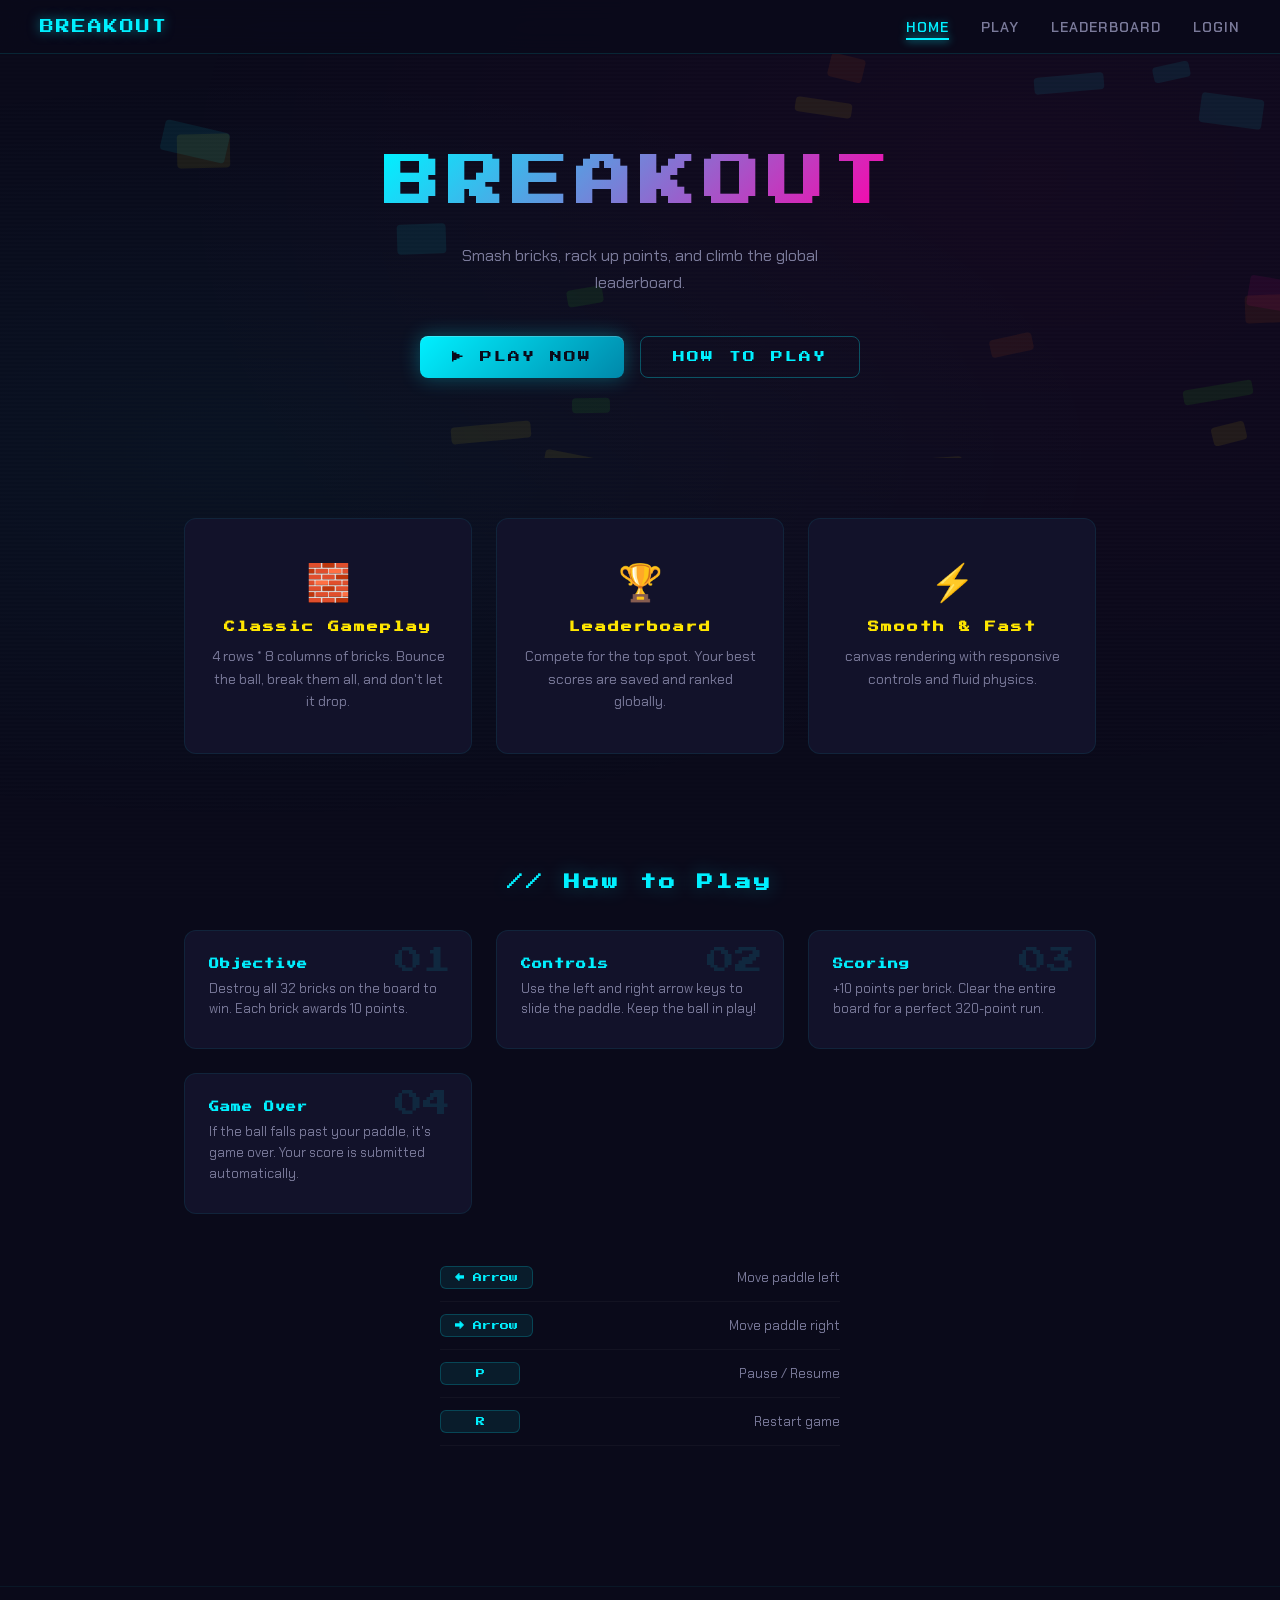
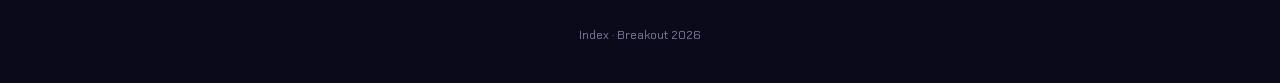
<file: index.html>
<!DOCTYPE html>
<html lang="en">
<head>
  <meta charset="UTF-8">
  <meta name="viewport" content="width=device-width, initial-scale=1.0">
  <meta name="author" content="">
  <meta name="description" content="Breakout — a classic arcade brick-breaker game.">
  <title>Breakout — Home</title>
  <link rel="stylesheet" href="include/style.css">
  <link rel="stylesheet" href="include/index.css">
  <script src="include/index.js" defer></script>
</head>
<body>

  <!-- NAV -->
  <nav>
    <a href="index.html" class="nav-logo">BREAKOUT</a>
    <ul class="nav-links">
      <li><a href="index.html" class="active">Home</a></li>
      <li><a href="game.html">Play</a></li>
      <li><a href="leaderboard.html">Leaderboard</a></li>
      <li><a href="login.html" id="nav-auth-link">Login</a></li>
    </ul>
  </nav>

  <!-- HERO -->
  <section class="hero">
    <div class="hero-bricks" id="heroBricks"></div>
    <h1 class="hero-title fade-in"><span>BREAKOUT</span></h1>
    <p class="hero-sub fade-in fade-in-delay-1">
      Smash bricks, rack up points, and climb the global leaderboard.
    </p>
    <div class="hero-actions fade-in fade-in-delay-2">
      <a href="game.html" class="btn btn-primary">▶ Play Now</a>
      <a href="#how-to-play" class="btn btn-secondary">How to Play</a>
    </div>
  </section>

  <!-- FEATURES -->
  <section class="features">
    <div class="container">
      <div class="features-grid">
        <div class="card feature-card fade-in fade-in-delay-1">
          <div class="feature-icon">🧱</div>
          <h3>Classic Gameplay</h3>
          <p>4 rows * 8 columns of bricks. Bounce the ball, break them all, and don't let it drop.</p>
        </div>
        <div class="card feature-card fade-in fade-in-delay-2">
          <div class="feature-icon">🏆</div>
          <h3>Leaderboard</h3>
          <p>Compete for the top spot. Your best scores are saved and ranked globally.</p>
        </div>
        <div class="card feature-card fade-in fade-in-delay-3">
          <div class="feature-icon">⚡</div>
          <h3>Smooth &amp; Fast</h3>
          <p>canvas rendering with responsive controls and fluid physics.</p>
        </div>
      </div>
    </div>
  </section>

  <!-- HOW TO PLAY -->
  <section class="how-to-play" id="how-to-play">
    <div class="container">
      <h2 class="section-title text-center fade-in">// How to Play</h2>

      <div class="rules-grid">
        <div class="card rule-card fade-in fade-in-delay-1">
          <span class="rule-number">01</span>
          <h4>Objective</h4>
          <p>Destroy all 32 bricks on the board to win. Each brick awards 10 points.</p>
        </div>
        <div class="card rule-card fade-in fade-in-delay-2">
          <span class="rule-number">02</span>
          <h4>Controls</h4>
          <p>Use the left and right arrow keys to slide the paddle. Keep the ball in play!</p>
        </div>
        <div class="card rule-card fade-in fade-in-delay-3">
          <span class="rule-number">03</span>
          <h4>Scoring</h4>
          <p>+10 points per brick. Clear the entire board for a perfect 320-point run.</p>
        </div>
        <div class="card rule-card fade-in fade-in-delay-4">
          <span class="rule-number">04</span>
          <h4>Game Over</h4>
          <p>If the ball falls past your paddle, it's game over. Your score is submitted automatically.</p>
        </div>
      </div>

      <div class="controls-table fade-in fade-in-delay-3">
        <div class="controls-row">
          <span class="key">← Arrow</span>
          <span>Move paddle left</span>
        </div>
        <div class="controls-row">
          <span class="key">→ Arrow</span>
          <span>Move paddle right</span>
        </div>
        <div class="controls-row">
          <span class="key">P</span>
          <span>Pause / Resume</span>
        </div>
        <div class="controls-row">
          <span class="key">R</span>
          <span>Restart game</span>
        </div>
      </div>
    </div>
  </section>

  <!-- FOOTER -->
  <footer>
    <p>Index · Breakout 2026</p>
  </footer>
</body>
</html>
</file>
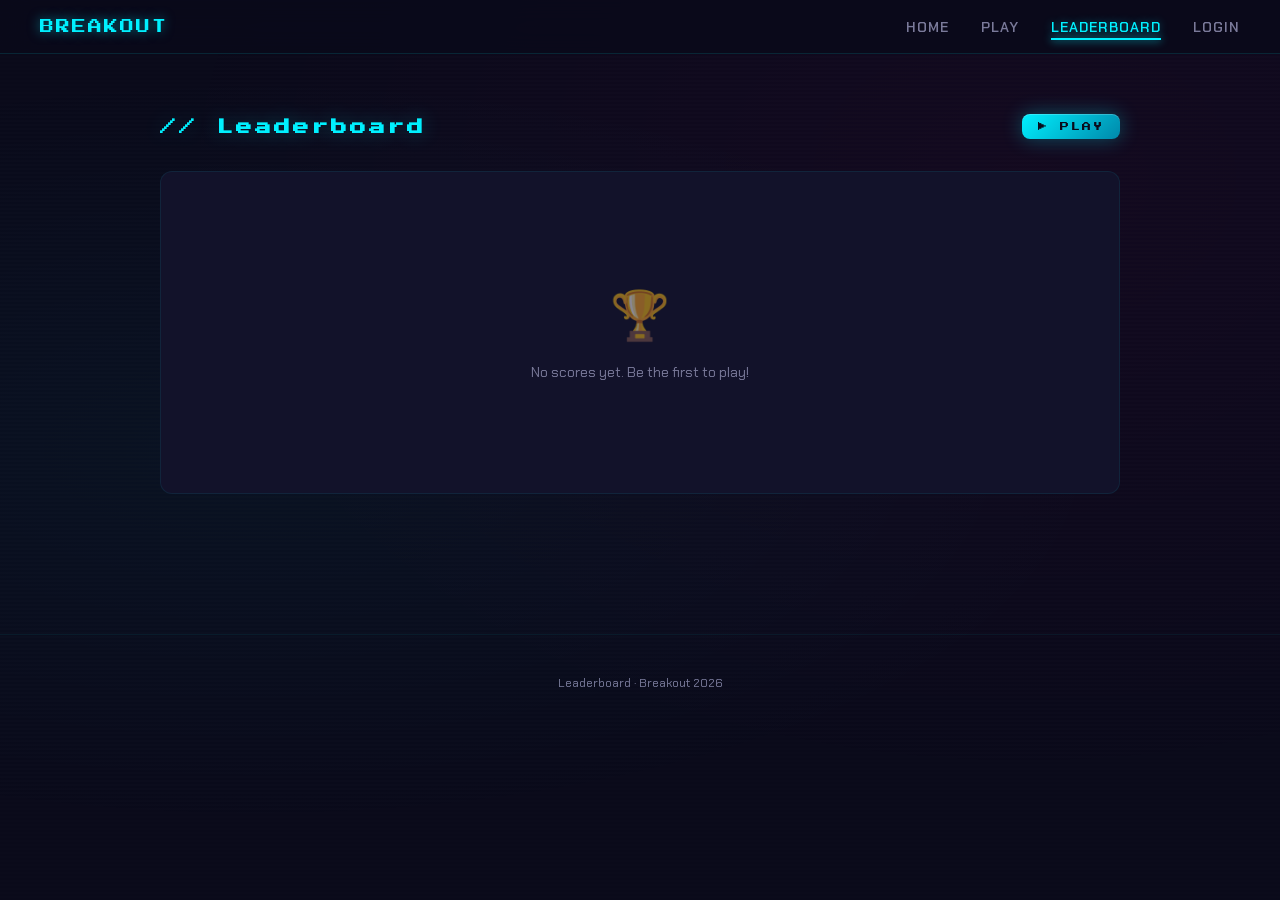
<file: leaderboard.html>
<!doctype html>
<html lang="en">
  <head>
    <meta charset="UTF-8" />
    <meta name="viewport" content="width=device-width, initial-scale=1.0" />
    <meta name="author" content="" />
    <meta name="description" content="Breakout — Global Leaderboard" />
    <title>Breakout — Leaderboard</title>
    <link rel="stylesheet" href="include/style.css" />
    <link rel="stylesheet" href="include/leaderboard.css" />
    <script src="include/leaderboard.js" defer></script>
  </head>
  <body>
    <!-- NAV -->
    <nav>
      <a href="index.html" class="nav-logo">BREAKOUT</a>
      <ul class="nav-links">
        <li><a href="index.html">Home</a></li>
        <li><a href="game.html">Play</a></li>
        <li><a href="leaderboard.html" class="active">Leaderboard</a></li>
        <li><a href="login.html" id="nav-auth-link">Login</a></li>
      </ul>
    </nav>

    <div class="container lb-wrapper">
      <div class="lb-header fade-in">
        <h2 class="section-title">// Leaderboard</h2>
        <a href="game.html" class="btn btn-primary btn-small">▶ Play</a>
      </div>

      <div class="card fade-in fade-in-delay-1" id="lbCard">
        <div class="lb-empty" id="lbEmpty">
          <div class="lb-empty-icon">🏆</div>
          <p>No scores yet. Be the first to play!</p>
        </div>
        <table class="lb-table" id="lbTable">
          <thead>
            <tr>
              <th>Rank</th>
              <th>Player</th>
              <th>Score</th>
              <th>Date</th>
            </tr>
          </thead>
          <tbody id="lbBody"></tbody>
        </table>
      </div>
    </div>

    <footer>
      <p>Leaderboard · Breakout 2026</p>
    </footer>
  </body>
</html>
</file>
<file: include/style.css>
@import url("https://fonts.googleapis.com/css2?family=Press+Start+2P&family=Chakra+Petch:wght@400;600;700&display=swap");

:root {
  --bg-dark: #0a0a1a;
  --bg-card: #12122a;
  --bg-card-hover: #1a1a3a;
  --neon-cyan: #00f0ff;
  --neon-magenta: #ff00aa;
  --neon-yellow: #ffe600;
  --neon-green: #39ff14;
  --neon-orange: #ff6a00;
  --text-primary: #e8e8f0;
  --text-muted: #7a7a9a;
  --border-glow: rgba(0, 240, 255, 0.3);
  --danger: #ff3355;
  --radius: 8px;
  --font-display: "Press Start 2P", monospace;
  --font-body: "Chakra Petch", sans-serif;
}

*,
*::before,
*::after {
  box-sizing: border-box;
  margin: 0;
  padding: 0;
}

html {
  scroll-behavior: smooth;
}

body {
  background: var(--bg-dark);
  color: var(--text-primary);
  font-family: var(--font-body);
  min-height: 100vh;
  overflow-x: hidden;
  position: relative;
}

body::before {
  content: "";
  position: fixed;
  inset: 0;
  background:
    radial-gradient(
      ellipse at 20% 50%,
      rgba(0, 240, 255, 0.04) 0%,
      transparent 60%
    ),
    radial-gradient(
      ellipse at 80% 20%,
      rgba(255, 0, 170, 0.04) 0%,
      transparent 60%
    ),
    repeating-linear-gradient(
      0deg,
      transparent,
      transparent 2px,
      rgba(255, 255, 255, 0.008) 2px,
      rgba(255, 255, 255, 0.008) 4px
    );
  pointer-events: none;
  z-index: 0;
}

/* ── NAV ── */
nav {
  position: sticky;
  top: 0;
  z-index: 100;
  display: flex;
  align-items: center;
  justify-content: space-between;
  padding: 16px 40px;
  background: rgba(10, 10, 26, 0.85);
  backdrop-filter: blur(16px);
  border-bottom: 1px solid rgba(0, 240, 255, 0.12);
}

.nav-logo {
  font-family: var(--font-display);
  font-size: 14px;
  color: var(--neon-cyan);
  text-decoration: none;
  text-shadow: 0 0 12px rgba(0, 240, 255, 0.5);
  letter-spacing: 2px;
}

.nav-links {
  display: flex;
  gap: 32px;
  list-style: none;
}

.nav-links a {
  color: var(--text-muted);
  text-decoration: none;
  font-family: var(--font-body);
  font-weight: 600;
  font-size: 14px;
  letter-spacing: 1px;
  text-transform: uppercase;
  transition:
    color 0.25s,
    text-shadow 0.25s;
  position: relative;
}

.nav-links a::after {
  content: "";
  position: absolute;
  bottom: -4px;
  left: 0;
  width: 0;
  height: 2px;
  background: var(--neon-cyan);
  box-shadow: 0 0 8px var(--neon-cyan);
  transition: width 0.3s;
}

.nav-links a:hover,
.nav-links a.active {
  color: var(--neon-cyan);
  text-shadow: 0 0 8px rgba(0, 240, 255, 0.4);
}

.nav-links a:hover::after,
.nav-links a.active::after {
  width: 100%;
}

/* ── BUTTONS ── */
.btn {
  display: inline-flex;
  align-items: center;
  justify-content: center;
  gap: 8px;
  padding: 14px 32px;
  font-family: var(--font-display);
  font-size: 12px;
  border: none;
  border-radius: var(--radius);
  cursor: pointer;
  text-decoration: none;
  text-transform: uppercase;
  letter-spacing: 2px;
  transition: all 0.3s;
  position: relative;
  overflow: hidden;
}

.btn-primary {
  background: linear-gradient(135deg, var(--neon-cyan), #0088aa);
  color: var(--bg-dark);
  box-shadow:
    0 0 20px rgba(0, 240, 255, 0.3),
    inset 0 1px 0 rgba(255, 255, 255, 0.2);
}

#btnLogin {
  width: 100%;
  margin-top: 8px;
}

.btn-primary:hover {
  transform: translateY(-2px);
  box-shadow:
    0 0 40px rgba(0, 240, 255, 0.5),
    inset 0 1px 0 rgba(255, 255, 255, 0.2);
}

.btn-secondary {
  background: transparent;
  color: var(--neon-cyan);
  border: 1px solid var(--border-glow);
}

.btn-secondary:hover {
  background: rgba(0, 240, 255, 0.08);
  border-color: var(--neon-cyan);
  box-shadow: 0 0 20px rgba(0, 240, 255, 0.15);
}

.btn-danger {
  background: linear-gradient(135deg, var(--danger), #aa0022);
  color: #fff;
}

.btn-small {
  padding: 8px 16px;
  font-size: 9px;
}

/* ── CARDS ── */
.card {
  background: var(--bg-card);
  border: 1px solid rgba(0, 240, 255, 0.08);
  border-radius: 12px;
  padding: 32px;
  position: relative;
  transition:
    border-color 0.3s,
    box-shadow 0.3s;
}

.card:hover {
  border-color: var(--border-glow);
  box-shadow: 0 0 30px rgba(0, 240, 255, 0.06);
}

/* ── FORM ── */
.form-group {
  margin-bottom: 20px;
}

.form-group label {
  display: block;
  font-family: var(--font-display);
  font-size: 9px;
  color: var(--neon-cyan);
  margin-bottom: 8px;
  letter-spacing: 2px;
  text-transform: uppercase;
}

.form-group input {
  width: 100%;
  padding: 14px 16px;
  background: rgba(0, 0, 0, 0.4);
  border: 1px solid rgba(0, 240, 255, 0.15);
  border-radius: var(--radius);
  color: var(--text-primary);
  font-family: var(--font-body);
  font-size: 15px;
  outline: none;
  transition:
    border-color 0.3s,
    box-shadow 0.3s;
}

.form-group input:focus {
  border-color: var(--neon-cyan);
  box-shadow: 0 0 12px rgba(0, 240, 255, 0.15);
}

.form-error {
  color: var(--danger);
  font-size: 12px;
  margin-top: 6px;
  display: none;
}

/* ── FOOTER ── */
footer {
  text-align: center;
  padding: 40px 20px;
  color: var(--text-muted);
  font-size: 12px;
  border-top: 1px solid rgba(0, 240, 255, 0.06);
  margin-top: 80px;
}

footer span {
  color: var(--neon-cyan);
}

/* ── UTILITIES ── */
.container {
  width: 100%;
  max-width: 960px;
  margin: 0 auto;
  padding: 0 24px;
  position: relative;
  z-index: 1;
}

.text-center {
  text-align: center;
}

.section-title {
  font-family: var(--font-display);
  font-size: 16px;
  color: var(--neon-cyan);
  text-shadow: 0 0 20px rgba(0, 240, 255, 0.3);
  margin-bottom: 40px;
  letter-spacing: 3px;
}

/* ── ANIMATIONS ── */

@keyframes pulseGlow {
  0%,
  100% {
    box-shadow: 0 0 20px rgba(0, 240, 255, 0.3);
  }
  50% {
    box-shadow: 0 0 40px rgba(0, 240, 255, 0.6);
  }
}

@keyframes fadeInUp {
  from {
    opacity: 0;
    transform: translateY(30px);
  }
  to {
    opacity: 1;
    transform: translateY(0);
  }
}

.fade-in {
  animation: fadeInUp 0.6s ease-out both;
}

.pulseGlow {
  animation: pulseGlow 1s ease-out both;
}

.fade-in-delay-1 {
  animation-delay: 0.15s;
}
.fade-in-delay-2 {
  animation-delay: 0.3s;
}
.fade-in-delay-3 {
  animation-delay: 0.45s;
}
.fade-in-delay-4 {
  animation-delay: 0.6s;
}

/* ── TOAST ── */
.toast {
  position: fixed;
  bottom: 30px;
  left: 50%;
  transform: translateX(-50%) translateY(100px);
  padding: 14px 28px;
  border-radius: var(--radius);
  font-family: var(--font-body);
  font-size: 14px;
  font-weight: 600;
  z-index: 9999;
  transition: transform 0.4s cubic-bezier(0.34, 1.56, 0.64, 1);
  pointer-events: none;
}

.toast.show {
  transform: translateX(-50%) translateY(0);
}

.toast-success {
  background: rgba(57, 255, 20, 0.15);
  border: 1px solid var(--neon-green);
  color: var(--neon-green);
}

.toast-error {
  background: rgba(255, 51, 85, 0.15);
  border: 1px solid var(--danger);
  color: var(--danger);
}

/* ── TABLE ── */
.lb-table {
  width: 100%;
  border-collapse: separate;
  border-spacing: 0 6px;
}

.lb-table thead th {
  font-family: var(--font-display);
  font-size: 9px;
  color: var(--text-muted);
  text-transform: uppercase;
  letter-spacing: 2px;
  padding: 12px 16px;
  text-align: left;
  border-bottom: 1px solid rgba(0, 240, 255, 0.1);
}

.lb-table tbody tr {
  background: var(--bg-card);
  transition: background 0.2s;
}

.lb-table tbody tr:hover {
  background: var(--bg-card-hover);
}

.lb-table td {
  padding: 14px 16px;
  font-size: 14px;
}

.lb-table td:first-child {
  border-radius: var(--radius) 0 0 var(--radius);
}

.lb-table td:last-child {
  border-radius: 0 var(--radius) var(--radius) 0;
}

.rank-gold {
  color: var(--neon-yellow);
  font-family: var(--font-display);
  font-size: 12px;
}
.rank-silver {
  color: #c0c0c0;
  font-family: var(--font-display);
  font-size: 12px;
}
.rank-bronze {
  color: #cd7f32;
  font-family: var(--font-display);
  font-size: 12px;
}

/* ── RESPONSIVE ── */
@media (max-width: 640px) {
  nav {
    padding: 12px 16px;
    flex-wrap: wrap;
    gap: 12px;
  }
  .nav-links {
    gap: 16px;
  }
  .nav-links a {
    font-size: 11px;
  }
  .container {
    padding: 0 16px;
  }
  .section-title {
    font-size: 13px;
  }
  .btn {
    padding: 12px 20px;
    font-size: 10px;
  }
}
</file>
<file: include/index.css>
/* ── HERO ── */
.hero {
    display: flex;
    flex-direction: column;
    align-items: center;
    justify-content: center;
    text-align: center;
    padding: 100px 20px 80px;
    position: relative;
}

.hero-title {
    font-family: var(--font-display);
    font-size: clamp(32px, 6vw, 56px);
    color: #fff;
    letter-spacing: 8px;
    margin-bottom: 8px;
    position: relative;
    animation: float 4s ease-in-out infinite;
}

.hero-title span {
    background: linear-gradient(135deg, var(--neon-cyan), var(--neon-magenta));
    -webkit-background-clip: text;
    -webkit-text-fill-color: transparent;
    background-clip: text;
}

.hero-sub {
    font-size: 16px;
    color: var(--text-muted);
    max-width: 440px;
    line-height: 1.7;
    margin: 24px 0 40px;
}

.hero-actions {
    display: flex;
    gap: 16px;
    flex-wrap: wrap;
    justify-content: center;
}

/* ── DECORATIVE BRICKS ── */
.hero-bricks {
    position: absolute;
    inset: 0;
    overflow: hidden;
    pointer-events: none;
    z-index: -1;
}

.hero-brick {
    position: absolute;
    border-radius: 4px;
    opacity: 0.08;
}

/* ── FEATURES ── */
.features {
    padding: 60px 0;
}

.features-grid {
    display: grid;
    grid-template-columns: repeat(auto-fit, minmax(260px, 1fr));
    gap: 24px;
}

.feature-card {
    text-align: center;
    padding: 40px 24px;
}

.feature-icon {
    font-size: 36px;
    margin-bottom: 16px;
}

.feature-card h3 {
    font-family: var(--font-display);
    font-size: 11px;
    color: var(--neon-yellow);
    margin-bottom: 12px;
    letter-spacing: 2px;
}

.feature-card p {
    color: var(--text-muted);
    font-size: 14px;
    line-height: 1.6;
}

/* ── HOW TO PLAY ── */
.how-to-play {
    padding: 60px 0;
}

.rules-grid {
    display: grid;
    grid-template-columns: repeat(auto-fit, minmax(220px, 1fr));
    gap: 24px;
}

.rule-card {
    padding: 28px 24px;
    position: relative;
}

.rule-number {
    font-family: var(--font-display);
    font-size: 28px;
    color: rgba(0, 240, 255, 0.1);
    position: absolute;
    top: 16px;
    right: 20px;
}

.rule-card h4 {
    font-family: var(--font-display);
    font-size: 10px;
    color: var(--neon-cyan);
    margin-bottom: 10px;
    letter-spacing: 1px;
}

.rule-card p {
    color: var(--text-muted);
    font-size: 13px;
    line-height: 1.6;
}

.controls-table {
    width: 100%;
    max-width: 400px;
    margin: 40px auto 0;
}

.controls-table .key {
    display: inline-block;
    padding: 6px 14px;
    background: rgba(0, 240, 255, 0.08);
    border: 1px solid rgba(0, 240, 255, 0.2);
    border-radius: 6px;
    font-family: var(--font-display);
    font-size: 9px;
    color: var(--neon-cyan);
    min-width: 80px;
    text-align: center;
}

.controls-row {
    display: flex;
    align-items: center;
    justify-content: space-between;
    padding: 12px 0;
    border-bottom: 1px solid rgba(255, 255, 255, 0.04);
}

.controls-row span:last-child {
    color: var(--text-muted);
    font-size: 13px;
}
</file>
<file: include/leaderboard.css>
.lb-wrapper {
  padding: 60px 0;
}

.section-title {
  margin-bottom: 0;
}

#lbTable {
  display: none;
}

.lb-header {
  display: flex;
  align-items: center;
  justify-content: space-between;
  margin-bottom: 32px;
  flex-wrap: wrap;
  gap: 16px;
}

.lb-empty {
  text-align: center;
  padding: 80px 20px;
  color: var(--text-muted);
  font-size: 14px;
}

.lb-empty-icon {
  font-size: 48px;
  margin-bottom: 16px;
  opacity: 0.5;
}

.player-name {
  color: var(--text-primary);
  font-weight: 600;
}

.player-score {
  font-family: var(--font-display);
  font-size: 12px;
  color: var(--neon-yellow);
}

.player-date {
  color: var(--text-muted);
  font-size: 12px;
}

.your-row {
  outline: 1px solid rgba(0, 240, 255, 0.2);
  background: rgba(0, 240, 255, 0.04) !important;
}
</file>
